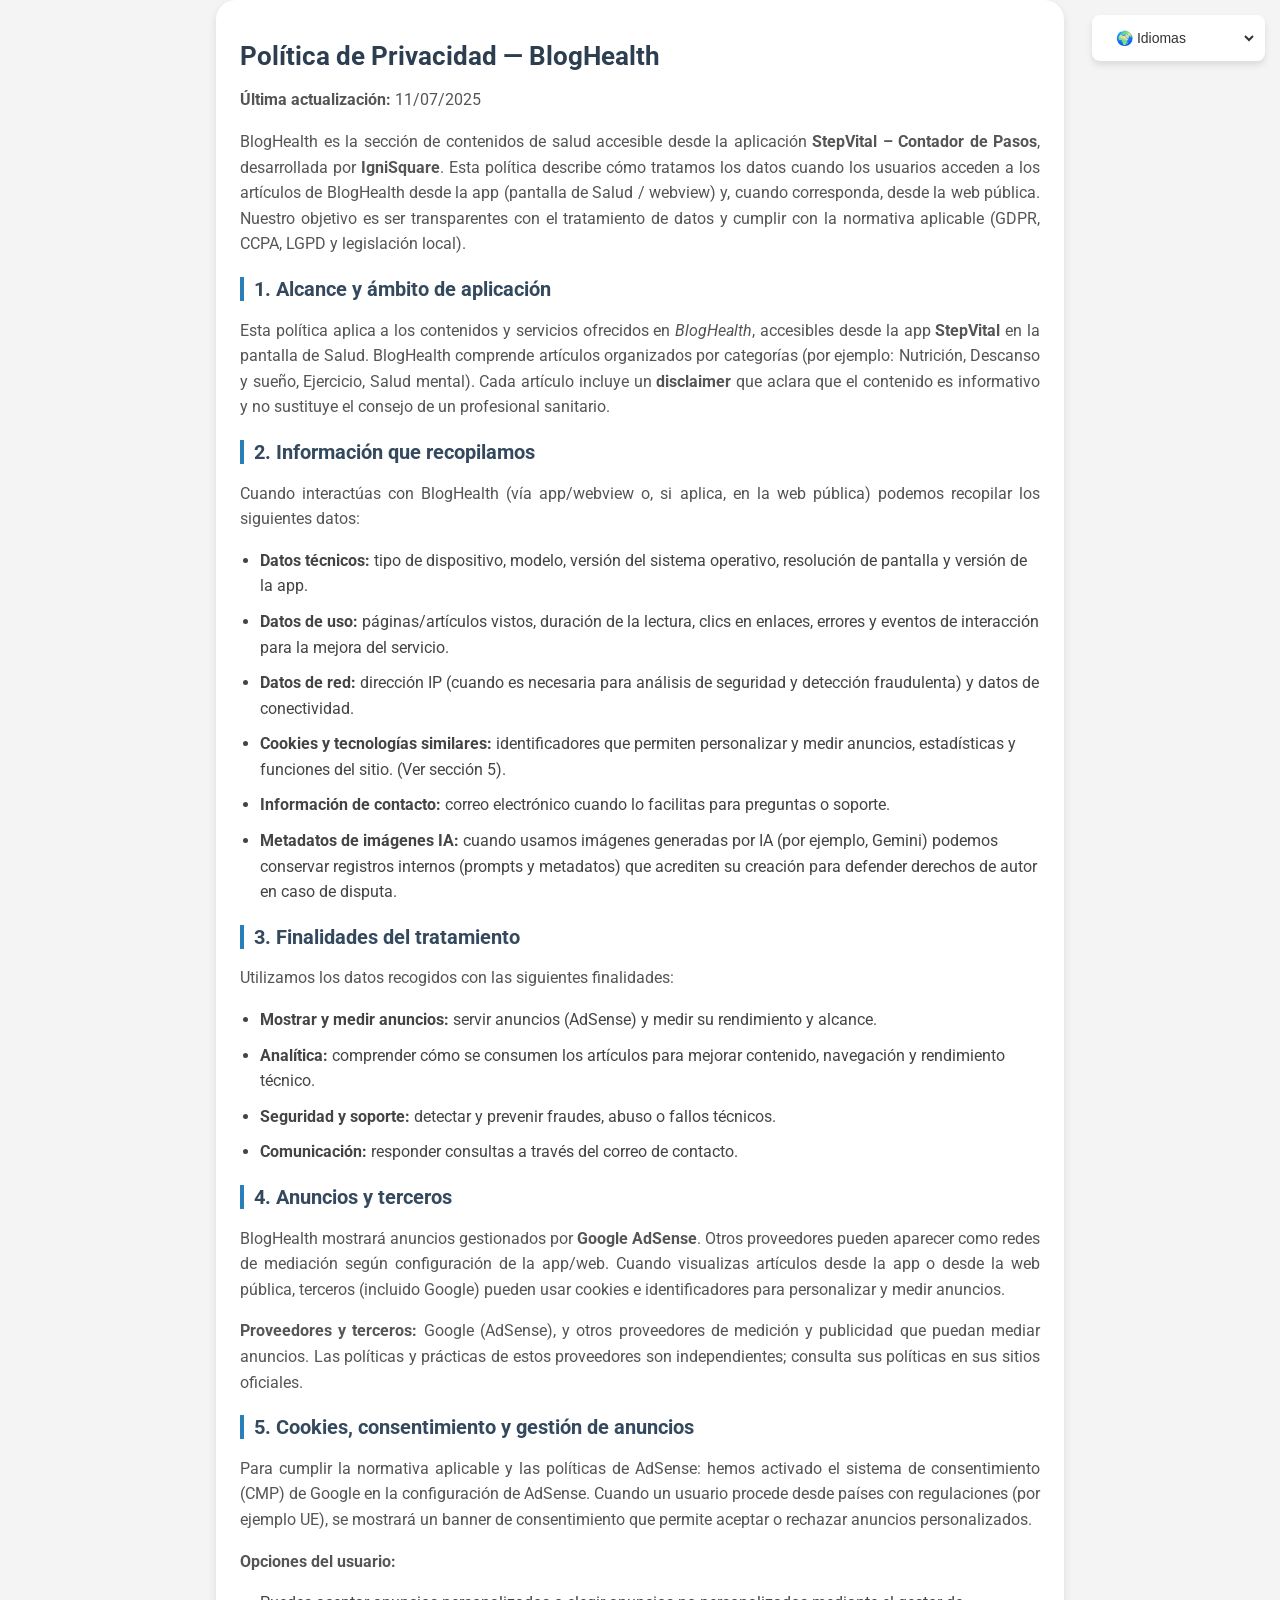
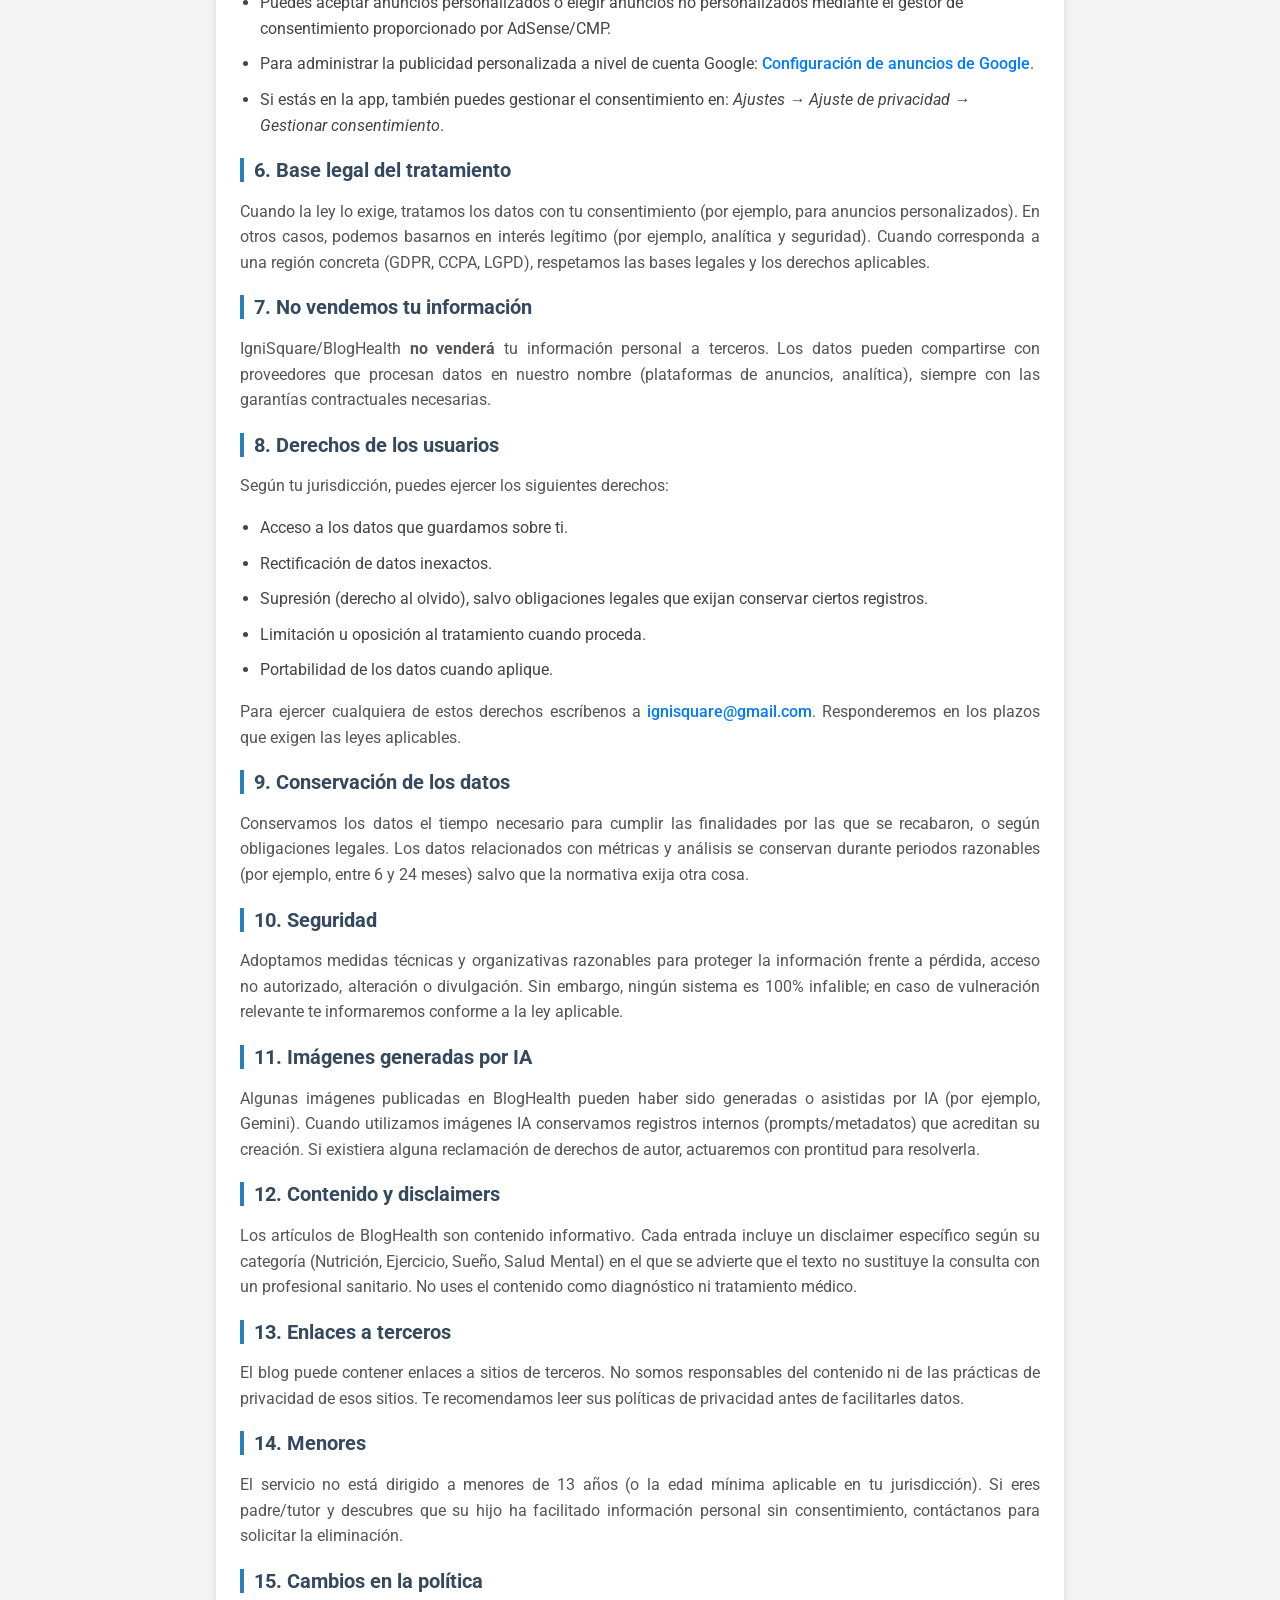
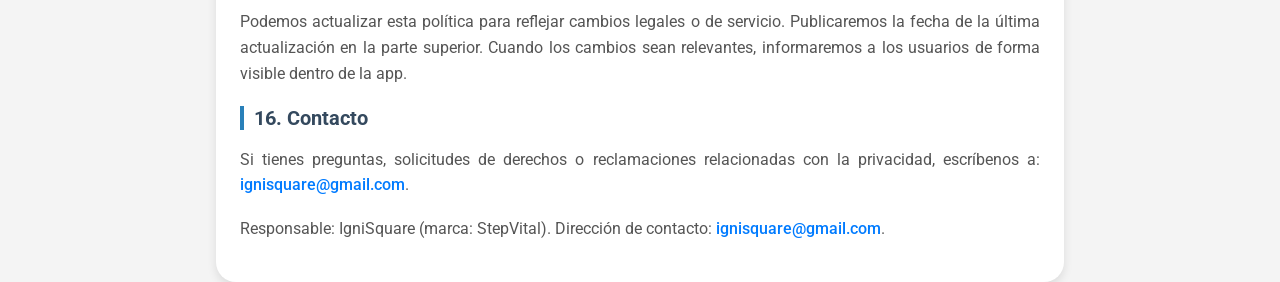
<file: index.html>
<!DOCTYPE html>
<html lang="es">
<head>
  <meta charset="UTF-8">
  <meta name="viewport" content="width=device-width, initial-scale=1.0">
  <meta name="description" content="Política de privacidad de BlogHealth (accesible desde la app StepVital).">
  <meta name="theme-color" content="#ffffff">
  <title>Política de Privacidad — BlogHealth</title>
  
  <!-- Fuente Material Design -->
  <link rel="stylesheet" href="https://fonts.googleapis.com/css2?family=Roboto:wght@300;400;700&display=swap">
  <link rel="stylesheet" href="style.css">
</head>
<body>
  <!-- Contenedor del widget de Google Translate, ocultado fuera de pantalla -->
  <div id="google_translate_element"></div>
  
<!-- Custom Widget de Traducción -->
<div id="custom_translate_wrapper">
  <select id="custom_translate">
    <option value="">🌍 Idiomas</option>
    <option value="es">Español</option>
    <option value="en">Inglés</option>
    <option value="fr">Francés</option>
    <option value="pt-BR">Português (Brasil)</option>
    <option value="de">Alemán</option>
    <option value="it">Italiano</option>
  </select>
</div>

  <main class="policy-container" role="main" aria-labelledby="policy-title">
    <h1 id="policy-title" class="policy-title">Política de Privacidad — BlogHealth</h1>
    <p class="policy-text"><strong>Última actualización:</strong> 11/07/2025</p>

    <p class="policy-text">
      BlogHealth es la sección de contenidos de salud accesible desde la aplicación <strong>StepVital – Contador de Pasos</strong>, desarrollada por <strong>IgniSquare</strong>. Esta política describe cómo tratamos los datos cuando los usuarios acceden a los artículos de BlogHealth desde la app (pantalla de Salud / webview) y, cuando corresponda, desde la web pública. Nuestro objetivo es ser transparentes con el tratamiento de datos y cumplir con la normativa aplicable (GDPR, CCPA, LGPD y legislación local).
    </p>

    <h2 class="policy-section-title">1. Alcance y ámbito de aplicación</h2>
    <p class="policy-text">
      Esta política aplica a los contenidos y servicios ofrecidos en <em>BlogHealth</em>, accesibles desde la app <strong>StepVital</strong> en la pantalla de Salud. BlogHealth comprende artículos organizados por categorías (por ejemplo: Nutrición, Descanso y sueño, Ejercicio, Salud mental). Cada artículo incluye un <strong>disclaimer</strong> que aclara que el contenido es informativo y no sustituye el consejo de un profesional sanitario.
    </p>

    <h2 class="policy-section-title">2. Información que recopilamos</h2>
    <p class="policy-text">Cuando interactúas con BlogHealth (vía app/webview o, si aplica, en la web pública) podemos recopilar los siguientes datos:</p>
    <ul class="policy-list">
      <li><strong>Datos técnicos:</strong> tipo de dispositivo, modelo, versión del sistema operativo, resolución de pantalla y versión de la app.</li>
      <li><strong>Datos de uso:</strong> páginas/artículos vistos, duración de la lectura, clics en enlaces, errores y eventos de interacción para la mejora del servicio.</li>
      <li><strong>Datos de red:</strong> dirección IP (cuando es necesaria para análisis de seguridad y detección fraudulenta) y datos de conectividad.</li>
      <li><strong>Cookies y tecnologías similares:</strong> identificadores que permiten personalizar y medir anuncios, estadísticas y funciones del sitio. (Ver sección 5).</li>
      <li><strong>Información de contacto:</strong> correo electrónico cuando lo facilitas para preguntas o soporte.</li>
      <li><strong>Metadatos de imágenes IA:</strong> cuando usamos imágenes generadas por IA (por ejemplo, Gemini) podemos conservar registros internos (prompts y metadatos) que acrediten su creación para defender derechos de autor en caso de disputa.</li>
    </ul>

    <h2 class="policy-section-title">3. Finalidades del tratamiento</h2>
    <p class="policy-text">Utilizamos los datos recogidos con las siguientes finalidades:</p>
    <ul class="policy-list">
      <li><strong>Mostrar y medir anuncios:</strong> servir anuncios (AdSense) y medir su rendimiento y alcance.</li>
      <li><strong>Analítica:</strong> comprender cómo se consumen los artículos para mejorar contenido, navegación y rendimiento técnico.</li>
      <li><strong>Seguridad y soporte:</strong> detectar y prevenir fraudes, abuso o fallos técnicos.</li>
      <li><strong>Comunicación:</strong> responder consultas a través del correo de contacto.</li>
    </ul>

    <h2 class="policy-section-title">4. Anuncios y terceros</h2>
    <p class="policy-text">
      BlogHealth mostrará anuncios gestionados por <strong>Google AdSense</strong>. Otros proveedores pueden aparecer como redes de mediación según configuración de la app/web. Cuando visualizas artículos desde la app o desde la web pública, terceros (incluido Google) pueden usar cookies e identificadores para personalizar y medir anuncios.
    </p>
    <p class="policy-text">
      <strong>Proveedores y terceros:</strong> Google (AdSense), y otros proveedores de medición y publicidad que puedan mediar anuncios. Las políticas y prácticas de estos proveedores son independientes; consulta sus políticas en sus sitios oficiales.
    </p>

    <h2 class="policy-section-title">5. Cookies, consentimiento y gestión de anuncios</h2>
    <p class="policy-text">
      Para cumplir la normativa aplicable y las políticas de AdSense: hemos activado el sistema de consentimiento (CMP) de Google en la configuración de AdSense. Cuando un usuario procede desde países con regulaciones (por ejemplo UE), se mostrará un banner de consentimiento que permite aceptar o rechazar anuncios personalizados.
    </p>
    <p class="policy-text">
      <strong>Opciones del usuario:</strong>
    </p>
    <ul class="policy-list">
      <li>Puedes aceptar anuncios personalizados o elegir anuncios no personalizados mediante el gestor de consentimiento proporcionado por AdSense/CMP.</li>
      <li>Para administrar la publicidad personalizada a nivel de cuenta Google: <a href="https://adssettings.google.com" target="_blank" rel="noopener">Configuración de anuncios de Google</a>.</li>
      <li>Si estás en la app, también puedes gestionar el consentimiento en: <em>Ajustes → Ajuste de privacidad → Gestionar consentimiento</em>.</li>
    </ul>

    <h2 class="policy-section-title">6. Base legal del tratamiento</h2>
    <p class="policy-text">
      Cuando la ley lo exige, tratamos los datos con tu consentimiento (por ejemplo, para anuncios personalizados). En otros casos, podemos basarnos en interés legítimo (por ejemplo, analítica y seguridad). Cuando corresponda a una región concreta (GDPR, CCPA, LGPD), respetamos las bases legales y los derechos aplicables.
    </p>

    <h2 class="policy-section-title">7. No vendemos tu información</h2>
    <p class="policy-text">
      IgniSquare/BlogHealth <strong>no venderá</strong> tu información personal a terceros. Los datos pueden compartirse con proveedores que procesan datos en nuestro nombre (plataformas de anuncios, analítica), siempre con las garantías contractuales necesarias.
    </p>

    <h2 class="policy-section-title">8. Derechos de los usuarios</h2>
    <p class="policy-text">Según tu jurisdicción, puedes ejercer los siguientes derechos:</p>
    <ul class="policy-list">
      <li>Acceso a los datos que guardamos sobre ti.</li>
      <li>Rectificación de datos inexactos.</li>
      <li>Supresión (derecho al olvido), salvo obligaciones legales que exijan conservar ciertos registros.</li>
      <li>Limitación u oposición al tratamiento cuando proceda.</li>
      <li>Portabilidad de los datos cuando aplique.</li>
    </ul>
    <p class="policy-text">Para ejercer cualquiera de estos derechos escríbenos a <a href="mailto:ignisquare@gmail.com">ignisquare@gmail.com</a>. Responderemos en los plazos que exigen las leyes aplicables.</p>

    <h2 class="policy-section-title">9. Conservación de los datos</h2>
    <p class="policy-text">
      Conservamos los datos el tiempo necesario para cumplir las finalidades por las que se recabaron, o según obligaciones legales. Los datos relacionados con métricas y análisis se conservan durante periodos razonables (por ejemplo, entre 6 y 24 meses) salvo que la normativa exija otra cosa.
    </p>

    <h2 class="policy-section-title">10. Seguridad</h2>
    <p class="policy-text">
      Adoptamos medidas técnicas y organizativas razonables para proteger la información frente a pérdida, acceso no autorizado, alteración o divulgación. Sin embargo, ningún sistema es 100% infalible; en caso de vulneración relevante te informaremos conforme a la ley aplicable.
    </p>

    <h2 class="policy-section-title">11. Imágenes generadas por IA</h2>
    <p class="policy-text">
      Algunas imágenes publicadas en BlogHealth pueden haber sido generadas o asistidas por IA (por ejemplo, Gemini). Cuando utilizamos imágenes IA conservamos registros internos (prompts/metadatos) que acreditan su creación. Si existiera alguna reclamación de derechos de autor, actuaremos con prontitud para resolverla.
    </p>

    <h2 class="policy-section-title">12. Contenido y disclaimers</h2>
    <p class="policy-text">
      Los artículos de BlogHealth son contenido informativo. Cada entrada incluye un disclaimer específico según su categoría (Nutrición, Ejercicio, Sueño, Salud Mental) en el que se advierte que el texto no sustituye la consulta con un profesional sanitario. No uses el contenido como diagnóstico ni tratamiento médico.
    </p>

    <h2 class="policy-section-title">13. Enlaces a terceros</h2>
    <p class="policy-text">
      El blog puede contener enlaces a sitios de terceros. No somos responsables del contenido ni de las prácticas de privacidad de esos sitios. Te recomendamos leer sus políticas de privacidad antes de facilitarles datos.
    </p>

    <h2 class="policy-section-title">14. Menores</h2>
    <p class="policy-text">
      El servicio no está dirigido a menores de 13 años (o la edad mínima aplicable en tu jurisdicción). Si eres padre/tutor y descubres que su hijo ha facilitado información personal sin consentimiento, contáctanos para solicitar la eliminación.
    </p>

    <h2 class="policy-section-title">15. Cambios en la política</h2>
    <p class="policy-text">
      Podemos actualizar esta política para reflejar cambios legales o de servicio. Publicaremos la fecha de la última actualización en la parte superior. Cuando los cambios sean relevantes, informaremos a los usuarios de forma visible dentro de la app.
    </p>

    <h2 class="policy-section-title">16. Contacto</h2>
    <p class="policy-text">
      Si tienes preguntas, solicitudes de derechos o reclamaciones relacionadas con la privacidad, escríbenos a: <a href="mailto:ignisquare@gmail.com">ignisquare@gmail.com</a>.
    </p>

    <footer style="margin-top:18px;">
      <p class="policy-text">Responsable: IgniSquare (marca: StepVital). Dirección de contacto: <a href="mailto:ignisquare@gmail.com">ignisquare@gmail.com</a>.</p>
    </footer>
  </main>
  
  <!-- Primero nuestro script personalizado -->
  <script src="script.js"></script>
  <!-- Luego el script de Google Translate, que llamará a googleTranslateElementInit -->
  <script type="text/javascript" src="https://translate.google.com/translate_a/element.js?cb=googleTranslateElementInit"></script>
</body>
</html>
</file>
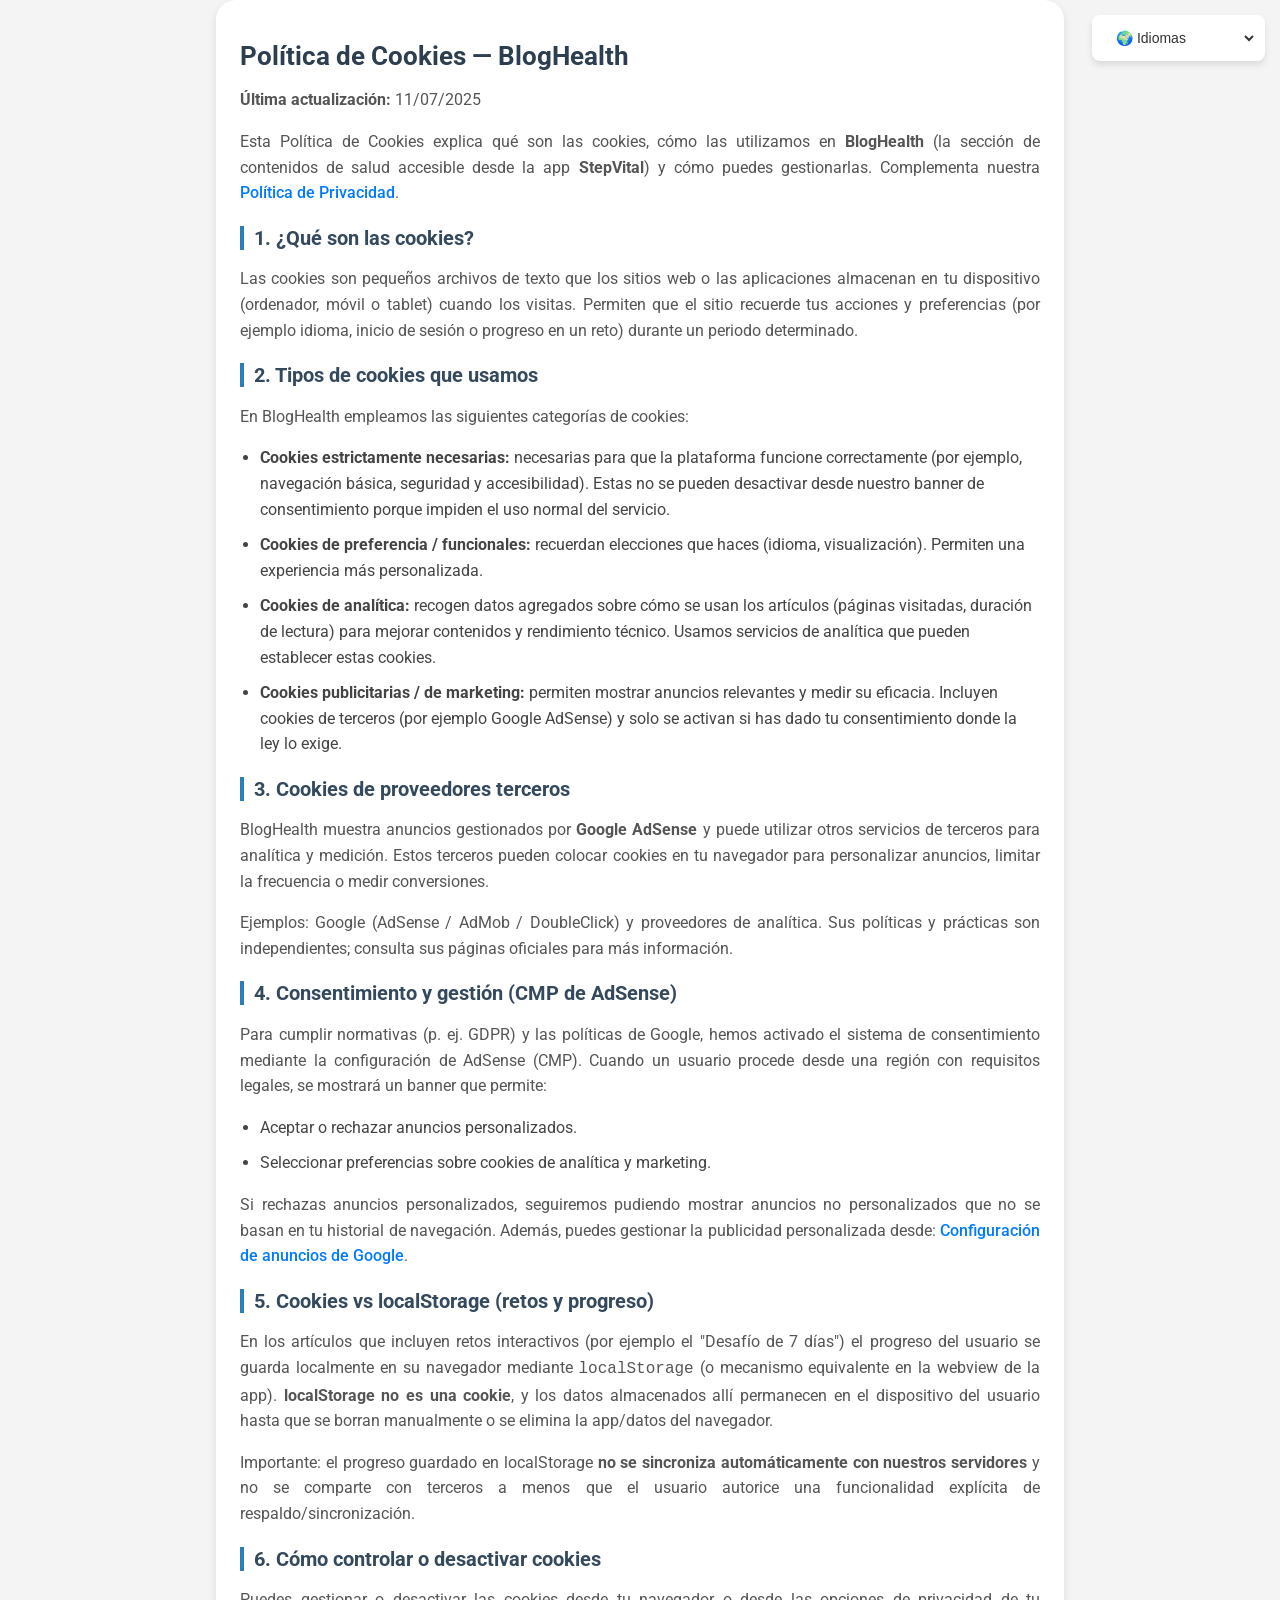
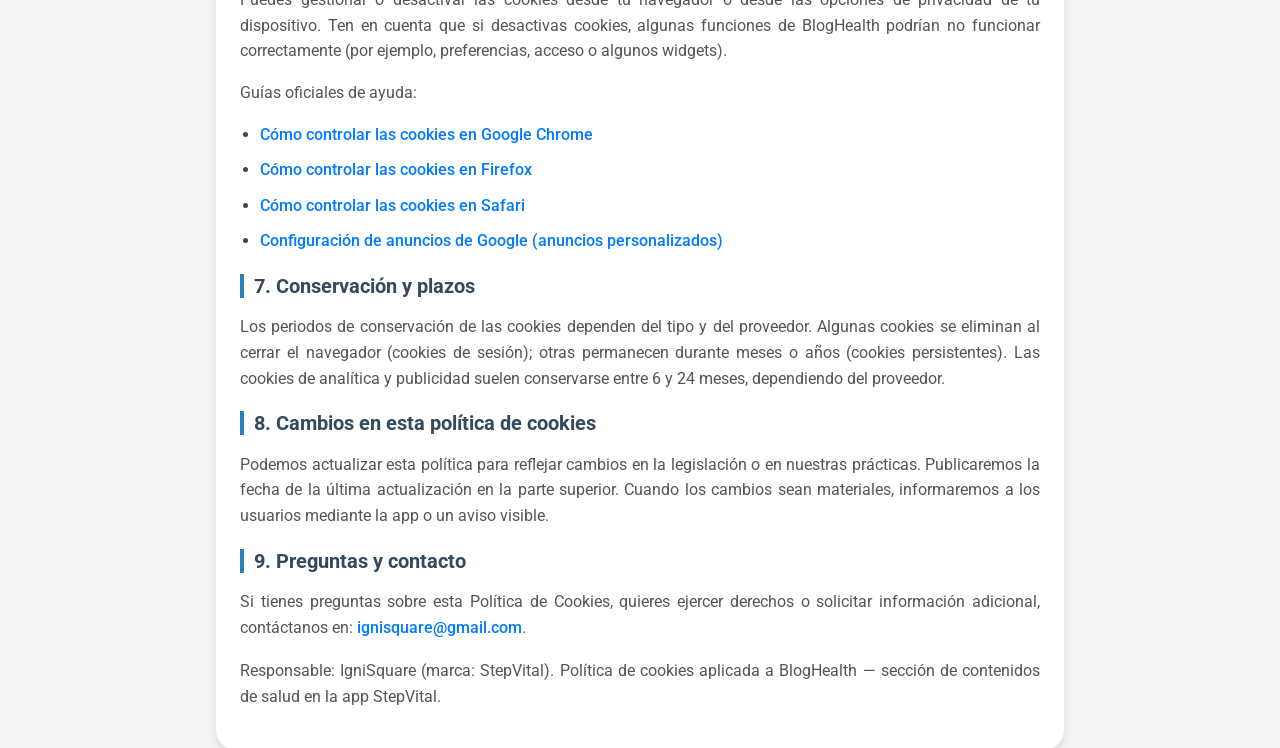
<file: politica-de-cookies.html>
<!DOCTYPE html>
<html lang="es">
<head>
  <meta charset="UTF-8">
  <meta name="viewport" content="width=device-width, initial-scale=1.0">
  <meta name="description" content="Política de cookies — BlogHealth (accesible desde la app StepVital).">
  <meta name="theme-color" content="#ffffff">
  <title>Política de Cookies — BlogHealth</title>
  
  <!-- Fuente Material Design -->
  <link rel="stylesheet" href="https://fonts.googleapis.com/css2?family=Roboto:wght@300;400;700&display=swap">
  <link rel="stylesheet" href="style.css">
</head>
<body>
  <!-- Contenedor del widget de Google Translate, ocultado fuera de pantalla -->
  <div id="google_translate_element"></div>
  
<!-- Custom Widget de Traducción -->
<div id="custom_translate_wrapper">
  <select id="custom_translate">
    <option value="">🌍 Idiomas</option>
    <option value="es">Español</option>
    <option value="en">Inglés</option>
    <option value="fr">Francés</option>
    <option value="pt-BR">Português (Brasil)</option>
    <option value="de">Alemán</option>
    <option value="it">Italiano</option>
  </select>
</div>

  <main class="policy-container" role="main" aria-labelledby="cookies-title">
    <h1 id="cookies-title" class="policy-title">Política de Cookies — BlogHealth</h1>
    <p class="policy-text"><strong>Última actualización:</strong> 11/07/2025</p>

    <p class="policy-text">
      Esta Política de Cookies explica qué son las cookies, cómo las utilizamos en <strong>BlogHealth</strong> (la sección de contenidos de salud accesible desde la app <strong>StepVital</strong>) y cómo puedes gestionarlas. Complementa nuestra <a href="/p/politica-de-privacidad.html">Política de Privacidad</a>.
    </p>

    <h2 class="policy-section-title">1. ¿Qué son las cookies?</h2>
    <p class="policy-text">
      Las cookies son pequeños archivos de texto que los sitios web o las aplicaciones almacenan en tu dispositivo (ordenador, móvil o tablet) cuando los visitas. Permiten que el sitio recuerde tus acciones y preferencias (por ejemplo idioma, inicio de sesión o progreso en un reto) durante un periodo determinado.
    </p>

    <h2 class="policy-section-title">2. Tipos de cookies que usamos</h2>
    <p class="policy-text">En BlogHealth empleamos las siguientes categorías de cookies:</p>
    <ul class="policy-list">
      <li><strong>Cookies estrictamente necesarias:</strong> necesarias para que la plataforma funcione correctamente (por ejemplo, navegación básica, seguridad y accesibilidad). Estas no se pueden desactivar desde nuestro banner de consentimiento porque impiden el uso normal del servicio.</li>
      <li><strong>Cookies de preferencia / funcionales:</strong> recuerdan elecciones que haces (idioma, visualización). Permiten una experiencia más personalizada.</li>
      <li><strong>Cookies de analítica:</strong> recogen datos agregados sobre cómo se usan los artículos (páginas visitadas, duración de lectura) para mejorar contenidos y rendimiento técnico. Usamos servicios de analítica que pueden establecer estas cookies.</li>
      <li><strong>Cookies publicitarias / de marketing:</strong> permiten mostrar anuncios relevantes y medir su eficacia. Incluyen cookies de terceros (por ejemplo Google AdSense) y solo se activan si has dado tu consentimiento donde la ley lo exige.</li>
    </ul>

    <h2 class="policy-section-title">3. Cookies de proveedores terceros</h2>
    <p class="policy-text">
      BlogHealth muestra anuncios gestionados por <strong>Google AdSense</strong> y puede utilizar otros servicios de terceros para analítica y medición. Estos terceros pueden colocar cookies en tu navegador para personalizar anuncios, limitar la frecuencia o medir conversiones.
    </p>
    <p class="policy-text">Ejemplos: Google (AdSense / AdMob / DoubleClick) y proveedores de analítica. Sus políticas y prácticas son independientes; consulta sus páginas oficiales para más información.</p>

    <h2 class="policy-section-title">4. Consentimiento y gestión (CMP de AdSense)</h2>
    <p class="policy-text">
      Para cumplir normativas (p. ej. GDPR) y las políticas de Google, hemos activado el sistema de consentimiento mediante la configuración de AdSense (CMP). Cuando un usuario procede desde una región con requisitos legales, se mostrará un banner que permite:
    </p>
    <ul class="policy-list">
      <li>Aceptar o rechazar anuncios personalizados.</li>
      <li>Seleccionar preferencias sobre cookies de analítica y marketing.</li>
    </ul>
    <p class="policy-text">
      Si rechazas anuncios personalizados, seguiremos pudiendo mostrar anuncios no personalizados que no se basan en tu historial de navegación. Además, puedes gestionar la publicidad personalizada desde: <a href="https://adssettings.google.com" target="_blank" rel="noopener">Configuración de anuncios de Google</a>.
    </p>

    <h2 class="policy-section-title">5. Cookies vs localStorage (retos y progreso)</h2>
    <p class="policy-text">
      En los artículos que incluyen retos interactivos (por ejemplo el "Desafío de 7 días") el progreso del usuario se guarda localmente en su navegador mediante <code>localStorage</code> (o mecanismo equivalente en la webview de la app). <strong>localStorage no es una cookie</strong>, y los datos almacenados allí permanecen en el dispositivo del usuario hasta que se borran manualmente o se elimina la app/datos del navegador.
    </p>
    <p class="policy-text">
      Importante: el progreso guardado en localStorage <strong>no se sincroniza automáticamente con nuestros servidores</strong> y no se comparte con terceros a menos que el usuario autorice una funcionalidad explícita de respaldo/sincronización.
    </p>

    <h2 class="policy-section-title">6. Cómo controlar o desactivar cookies</h2>
    <p class="policy-text">
      Puedes gestionar o desactivar las cookies desde tu navegador o desde las opciones de privacidad de tu dispositivo. Ten en cuenta que si desactivas cookies, algunas funciones de BlogHealth podrían no funcionar correctamente (por ejemplo, preferencias, acceso o algunos widgets).
    </p>
    <p class="policy-text">Guías oficiales de ayuda:</p>
    <ul class="policy-list">
      <li><a href="https://support.google.com/chrome/answer/95647" target="_blank" rel="noopener">Cómo controlar las cookies en Google Chrome</a></li>
      <li><a href="https://support.mozilla.org/es/kb/habilitar-y-deshabilitar-cookies-sitios-web-rastrear-preferencias" target="_blank" rel="noopener">Cómo controlar las cookies en Firefox</a></li>
      <li><a href="https://support.apple.com/es-es/guide/safari/manage-cookies-and-website-data-sfri11471/mac" target="_blank" rel="noopener">Cómo controlar las cookies en Safari</a></li>
      <li><a href="https://adssettings.google.com" target="_blank" rel="noopener">Configuración de anuncios de Google (anuncios personalizados)</a></li>
    </ul>

    <h2 class="policy-section-title">7. Conservación y plazos</h2>
    <p class="policy-text">
      Los periodos de conservación de las cookies dependen del tipo y del proveedor. Algunas cookies se eliminan al cerrar el navegador (cookies de sesión); otras permanecen durante meses o años (cookies persistentes). Las cookies de analítica y publicidad suelen conservarse entre 6 y 24 meses, dependiendo del proveedor.
    </p>

    <h2 class="policy-section-title">8. Cambios en esta política de cookies</h2>
    <p class="policy-text">
      Podemos actualizar esta política para reflejar cambios en la legislación o en nuestras prácticas. Publicaremos la fecha de la última actualización en la parte superior. Cuando los cambios sean materiales, informaremos a los usuarios mediante la app o un aviso visible.
    </p>

    <h2 class="policy-section-title">9. Preguntas y contacto</h2>
    <p class="policy-text">
      Si tienes preguntas sobre esta Política de Cookies, quieres ejercer derechos o solicitar información adicional, contáctanos en: <a href="mailto:ignisquare@gmail.com">ignisquare@gmail.com</a>.
    </p>

    <footer style="margin-top:18px;">
      <p class="policy-text">Responsable: IgniSquare (marca: StepVital). Política de cookies aplicada a BlogHealth — sección de contenidos de salud en la app StepVital.</p>
    </footer>
  </main>
  
  <!-- Primero nuestro script personalizado -->
  <script src="script.js"></script>
  <!-- Luego el script de Google Translate, que llamará a googleTranslateElementInit -->
  <script type="text/javascript" src="https://translate.google.com/translate_a/element.js?cb=googleTranslateElementInit"></script>
</body>
</html>
</file>
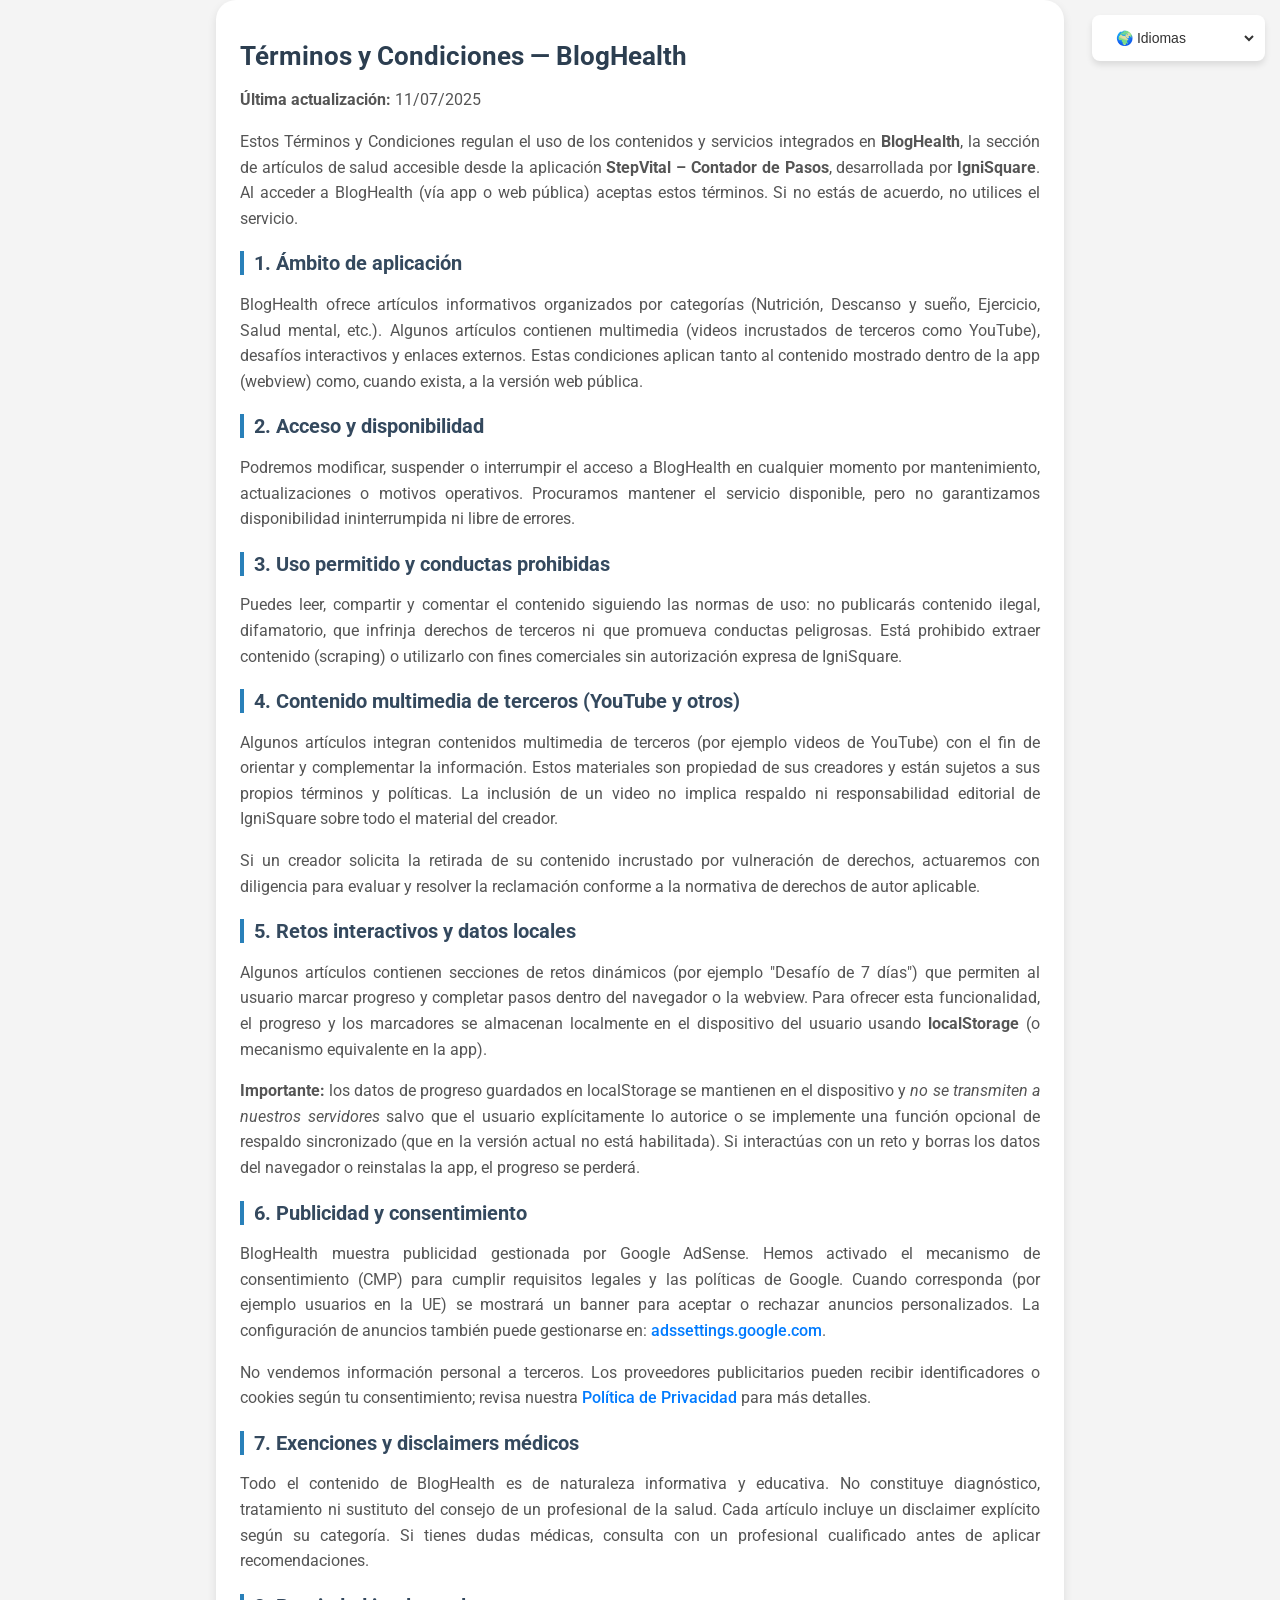
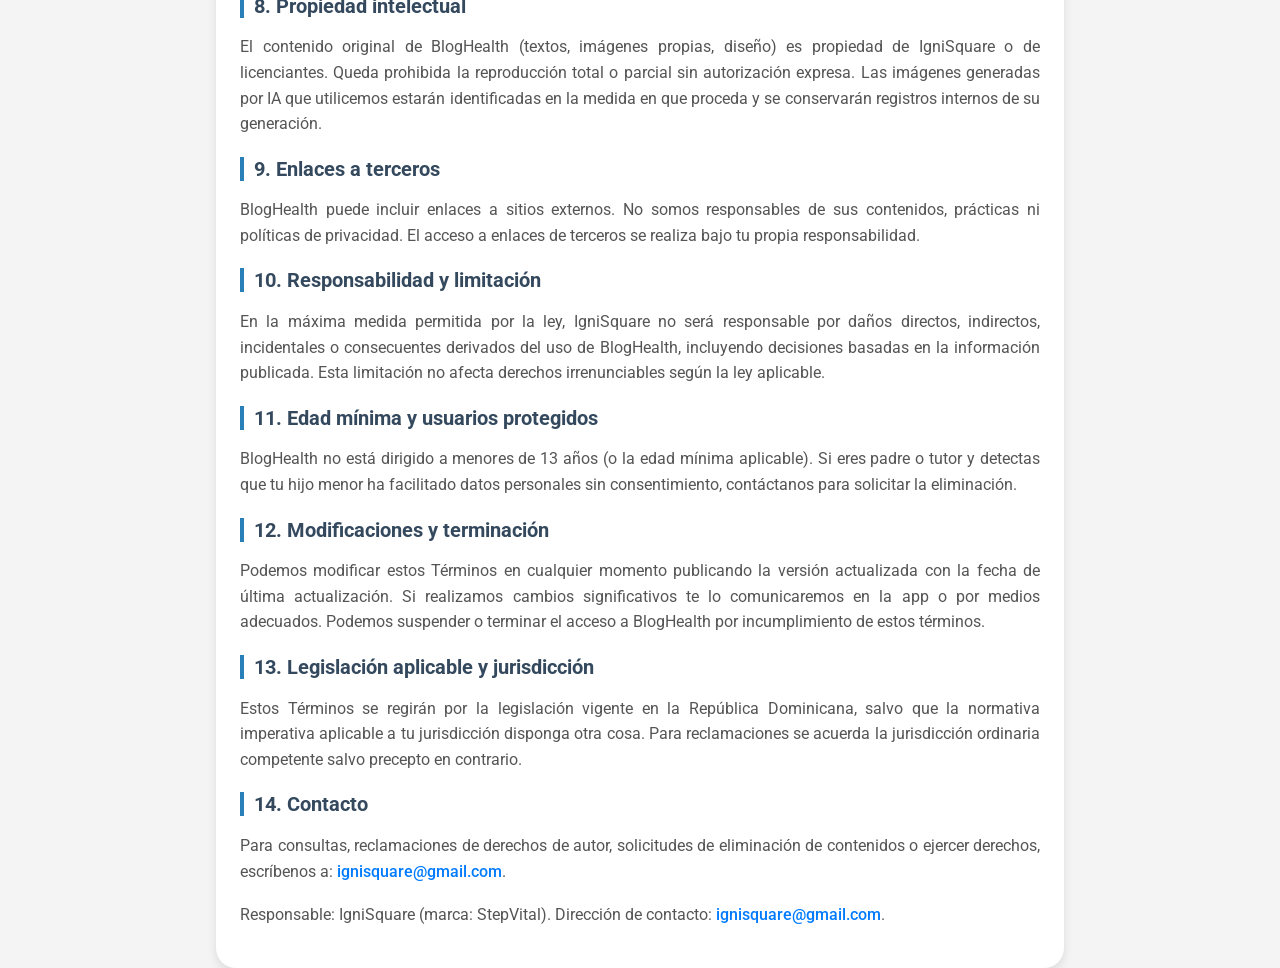
<file: terminos-y-condiciones.html>
<!DOCTYPE html>
<html lang="es">
<head>
  <meta charset="UTF-8">
  <meta name="viewport" content="width=device-width, initial-scale=1.0">
  <meta name="description" content="Términos y Condiciones — BlogHealth (accesible desde la app StepVital).">
  <meta name="theme-color" content="#ffffff">
  <title>Términos y Condiciones — BlogHealth</title>
  
  <!-- Fuente Material Design -->
  <link rel="stylesheet" href="https://fonts.googleapis.com/css2?family=Roboto:wght@300;400;700&display=swap">
  <link rel="stylesheet" href="style.css">
</head>
<body>
  <!-- Contenedor del widget de Google Translate, ocultado fuera de pantalla -->
  <div id="google_translate_element"></div>
  
<!-- Custom Widget de Traducción -->
<div id="custom_translate_wrapper">
  <select id="custom_translate">
    <option value="">🌍 Idiomas</option>
    <option value="es">Español</option>
    <option value="en">Inglés</option>
    <option value="fr">Francés</option>
    <option value="pt-BR">Português (Brasil)</option>
    <option value="de">Alemán</option>
    <option value="it">Italiano</option>
  </select>
</div>

  <main class="policy-container" role="main" aria-labelledby="terms-title">
    <h1 id="terms-title" class="policy-title">Términos y Condiciones — BlogHealth</h1>
    <p class="policy-text"><strong>Última actualización:</strong> 11/07/2025</p>

    <p class="policy-text">
      Estos Términos y Condiciones regulan el uso de los contenidos y servicios integrados en <strong>BlogHealth</strong>, la sección de artículos de salud accesible desde la aplicación <strong>StepVital – Contador de Pasos</strong>, desarrollada por <strong>IgniSquare</strong>. Al acceder a BlogHealth (vía app o web pública) aceptas estos términos. Si no estás de acuerdo, no utilices el servicio.
    </p>

    <h2 class="policy-section-title">1. Ámbito de aplicación</h2>
    <p class="policy-text">
      BlogHealth ofrece artículos informativos organizados por categorías (Nutrición, Descanso y sueño, Ejercicio, Salud mental, etc.). Algunos artículos contienen multimedia (videos incrustados de terceros como YouTube), desafíos interactivos y enlaces externos. Estas condiciones aplican tanto al contenido mostrado dentro de la app (webview) como, cuando exista, a la versión web pública.
    </p>

    <h2 class="policy-section-title">2. Acceso y disponibilidad</h2>
    <p class="policy-text">
      Podremos modificar, suspender o interrumpir el acceso a BlogHealth en cualquier momento por mantenimiento, actualizaciones o motivos operativos. Procuramos mantener el servicio disponible, pero no garantizamos disponibilidad ininterrumpida ni libre de errores.
    </p>

    <h2 class="policy-section-title">3. Uso permitido y conductas prohibidas</h2>
    <p class="policy-text">
      Puedes leer, compartir y comentar el contenido siguiendo las normas de uso: no publicarás contenido ilegal, difamatorio, que infrinja derechos de terceros ni que promueva conductas peligrosas. Está prohibido extraer contenido (scraping) o utilizarlo con fines comerciales sin autorización expresa de IgniSquare.
    </p>

    <h2 class="policy-section-title">4. Contenido multimedia de terceros (YouTube y otros)</h2>
    <p class="policy-text">
      Algunos artículos integran contenidos multimedia de terceros (por ejemplo videos de YouTube) con el fin de orientar y complementar la información. Estos materiales son propiedad de sus creadores y están sujetos a sus propios términos y políticas. La inclusión de un video no implica respaldo ni responsabilidad editorial de IgniSquare sobre todo el material del creador.
    </p>
    <p class="policy-text">
      Si un creador solicita la retirada de su contenido incrustado por vulneración de derechos, actuaremos con diligencia para evaluar y resolver la reclamación conforme a la normativa de derechos de autor aplicable.
    </p>

    <h2 class="policy-section-title">5. Retos interactivos y datos locales</h2>
    <p class="policy-text">
      Algunos artículos contienen secciones de retos dinámicos (por ejemplo "Desafío de 7 días") que permiten al usuario marcar progreso y completar pasos dentro del navegador o la webview. Para ofrecer esta funcionalidad, el progreso y los marcadores se almacenan localmente en el dispositivo del usuario usando <strong>localStorage</strong> (o mecanismo equivalente en la app). 
    </p>
    <p class="policy-text">
      <strong>Importante:</strong> los datos de progreso guardados en localStorage se mantienen en el dispositivo y <em>no se transmiten a nuestros servidores</em> salvo que el usuario explícitamente lo autorice o se implemente una función opcional de respaldo sincronizado (que en la versión actual no está habilitada). Si interactúas con un reto y borras los datos del navegador o reinstalas la app, el progreso se perderá.
    </p>

    <h2 class="policy-section-title">6. Publicidad y consentimiento</h2>
    <p class="policy-text">
      BlogHealth muestra publicidad gestionada por Google AdSense. Hemos activado el mecanismo de consentimiento (CMP) para cumplir requisitos legales y las políticas de Google. Cuando corresponda (por ejemplo usuarios en la UE) se mostrará un banner para aceptar o rechazar anuncios personalizados. La configuración de anuncios también puede gestionarse en: <a href="https://adssettings.google.com" target="_blank" rel="noopener">adssettings.google.com</a>.
    </p>
    <p class="policy-text">
      No vendemos información personal a terceros. Los proveedores publicitarios pueden recibir identificadores o cookies según tu consentimiento; revisa nuestra <a href="/p/politica-de-privacidad.html">Política de Privacidad</a> para más detalles.
    </p>

    <h2 class="policy-section-title">7. Exenciones y disclaimers médicos</h2>
    <p class="policy-text">
      Todo el contenido de BlogHealth es de naturaleza informativa y educativa. No constituye diagnóstico, tratamiento ni sustituto del consejo de un profesional de la salud. Cada artículo incluye un disclaimer explícito según su categoría. Si tienes dudas médicas, consulta con un profesional cualificado antes de aplicar recomendaciones.
    </p>

    <h2 class="policy-section-title">8. Propiedad intelectual</h2>
    <p class="policy-text">
      El contenido original de BlogHealth (textos, imágenes propias, diseño) es propiedad de IgniSquare o de licenciantes. Queda prohibida la reproducción total o parcial sin autorización expresa. Las imágenes generadas por IA que utilicemos estarán identificadas en la medida en que proceda y se conservarán registros internos de su generación.
    </p>

    <h2 class="policy-section-title">9. Enlaces a terceros</h2>
    <p class="policy-text">
      BlogHealth puede incluir enlaces a sitios externos. No somos responsables de sus contenidos, prácticas ni políticas de privacidad. El acceso a enlaces de terceros se realiza bajo tu propia responsabilidad.
    </p>

    <h2 class="policy-section-title">10. Responsabilidad y limitación</h2>
    <p class="policy-text">
      En la máxima medida permitida por la ley, IgniSquare no será responsable por daños directos, indirectos, incidentales o consecuentes derivados del uso de BlogHealth, incluyendo decisiones basadas en la información publicada. Esta limitación no afecta derechos irrenunciables según la ley aplicable.
    </p>

    <h2 class="policy-section-title">11. Edad mínima y usuarios protegidos</h2>
    <p class="policy-text">
      BlogHealth no está dirigido a menores de 13 años (o la edad mínima aplicable). Si eres padre o tutor y detectas que tu hijo menor ha facilitado datos personales sin consentimiento, contáctanos para solicitar la eliminación.
    </p>

    <h2 class="policy-section-title">12. Modificaciones y terminación</h2>
    <p class="policy-text">
      Podemos modificar estos Términos en cualquier momento publicando la versión actualizada con la fecha de última actualización. Si realizamos cambios significativos te lo comunicaremos en la app o por medios adecuados. Podemos suspender o terminar el acceso a BlogHealth por incumplimiento de estos términos.
    </p>

    <h2 class="policy-section-title">13. Legislación aplicable y jurisdicción</h2>
    <p class="policy-text">
      Estos Términos se regirán por la legislación vigente en la República Dominicana, salvo que la normativa imperativa aplicable a tu jurisdicción disponga otra cosa. Para reclamaciones se acuerda la jurisdicción ordinaria competente salvo precepto en contrario.
    </p>

    <h2 class="policy-section-title">14. Contacto</h2>
    <p class="policy-text">
      Para consultas, reclamaciones de derechos de autor, solicitudes de eliminación de contenidos o ejercer derechos, escríbenos a: <a href="mailto:ignisquare@gmail.com">ignisquare@gmail.com</a>.
    </p>

    <footer style="margin-top:18px;">
      <p class="policy-text">Responsable: IgniSquare (marca: StepVital). Dirección de contacto: <a href="mailto:ignisquare@gmail.com">ignisquare@gmail.com</a>.</p>
    </footer>
  </main>
  
  <!-- Primero nuestro script personalizado -->
  <script src="script.js"></script>
  <!-- Luego el script de Google Translate, que llamará a googleTranslateElementInit -->
  <script type="text/javascript" src="https://translate.google.com/translate_a/element.js?cb=googleTranslateElementInit"></script>
</body>
</html>
</file>
<file: style.css>
/* Fuente Material Design */
body {
    font-family: 'Roboto', sans-serif;
    background-color: #f4f4f4;
    color: #333;
    margin: 0;
    padding: 20px;
    display: flex;
    justify-content: center;
    align-items: center;
    min-height: 100vh;
}

/* Contenedor principal */
.policy-container {
    background-color: #ffffff;
    border-radius: 20px;
    padding: 24px;
    width: 90%;
    max-width: 800px;
    box-shadow: 0px 4px 10px rgba(0, 0, 0, 0.1);
    transition: all 0.3s ease-in-out;
}

/* Título principal */
.policy-title {
    font-size: 26px;
    font-weight: bold;
    color: #2c3e50;
    margin-bottom: 16px;
}

/* Secciones */
.policy-section-title {
    font-size: 20px;
    font-weight: 700;
    color: #34495e;
    margin-top: 20px;
    border-left: 4px solid #2980b9;
    padding-left: 10px;
}

/* Texto */
.policy-text {
    font-size: 16px;
    color: #555;
    line-height: 1.6;
    text-align: justify;
}

/* Lista */
.policy-list {
    font-size: 16px;
    color: #444;
    line-height: 1.6;
    padding-left: 20px;
}

.policy-list li {
    margin-bottom: 10px;
}

/* Enlaces */
a {
    color: #007BFF;
    text-decoration: none;
    font-weight: 500;
}

a:hover {
    text-decoration: underline;
}

/* Custom Widget de Traducción */
#custom_translate_wrapper {
    position: absolute;
    top: 15px;
    right: 15px;
    z-index: 1000;
    background: #fff;
    border-radius: 8px;
    padding: 8px;
    box-shadow: 0px 4px 6px rgba(0,0,0,0.1);
    font-family: 'Roboto', sans-serif;
    display: flex;
    align-items: center;
    transition: all 0.3s ease-in-out;
}

#custom_translate_wrapper::after {
    font-size: 10px;
    color: #333;
    margin-left: 5px;
}

#custom_translate {
    background: transparent;
    border: none;
    font-size: 14px;
    color: #333;
    outline: none;
    cursor: pointer;
    font-weight: 500;
    padding: 6px 12px;
    border-radius: 6px;
    transition: background 0.3s ease;
}

/* Ocultar el widget original de Google Translate */
#google_translate_element {
    position: absolute;
    top: 0;
    left: -9999px;
}

.goog-te-banner-frame.skiptranslate,
.goog-te-banner-frame,
.goog-te-menu-frame,
.goog-te-menu-frame.skiptranslate,
.goog-te-balloon-frame,
#goog-gt-tt,
.goog-te-gadget-icon {
  display: none !important;
  visibility: hidden !important;
}

/* Evita que se desplace el contenido */
body {
  top: 0px !important;
  position: static !important;
  margin: 0 !important;
  padding: 0 !important;
}

/* Si Google inyecta algo en el body directo */
body > .skiptranslate {
  display: none !important;
  visibility: hidden !important;
}

.policy-table-wrapper {
  width: 100%;
  overflow-x: auto;
  margin-bottom: 16px;
}

/* Tabla responsiva y full‐width */
.policy-table {
  width: 100%;
  border-collapse: collapse;
  min-width: 600px; /* asegura legibilidad en desktop */
}

/* Cabecera */
.policy-table thead th {
  background-color: #2980b9;
  color: #fff;
  font-weight: 600;
  padding: 12px 8px;
  text-align: left;
  position: sticky;
  top: 0;
  z-index: 1;
}

/* Filas y celdas */
.policy-table tbody tr:nth-child(even) {
  background-color: #f9f9f9;
}

.policy-table th,
.policy-table td {
  border: 1px solid #ddd;
  padding: 10px 8px;
  vertical-align: top;
  font-size: 14px;
  line-height: 1.4;
}

/* RESPONSIVE DESIGN */

/* Tablets */
@media screen and (max-width: 768px) {
    .policy-container {
        padding: 16px;
    }
    .policy-title {
        font-size: 22px;
    }
    .policy-section-title {
        font-size: 18px;
    }
}

/* Teléfonos */
@media screen and (max-width: 480px) {
    /* Ajustes al contenedor */
    .policy-container {
        width: 100%;
        padding: 12px;
        border-radius: 0;
    }
    .policy-title {
        font-size: 20px;
    }

    /* Espaciado de filas y celdas */
    .policy-table thead th,
    .policy-table td {
        padding: 8px 6px;
        font-size: 12px;
    }

    /* Sobrescribir min-width y separar de los bordes */
    .policy-table {
        min-width: auto;
        width: 100%;
        box-sizing: border-box;
    }
    .policy-table-wrapper {
        padding: 0 12px;
        box-sizing: border-box;
    }
}

/* Ajustes traducción en móvil */
@media screen and (max-width: 480px) {
    #custom_translate_wrapper {
        padding: 8px;
    }
    #custom_translate {
        font-size: 13px;
        padding: 4px 8px;
    }
}

/* Dispositivos plegables en modo HALF_OPENED */
@media (screen-spanning: single-fold-vertical) {
    .policy-container {
        display: grid;
        grid-template-columns: 1fr 1fr;
        column-gap: 16px;
        max-width: 100%;
    }
}
</file>
